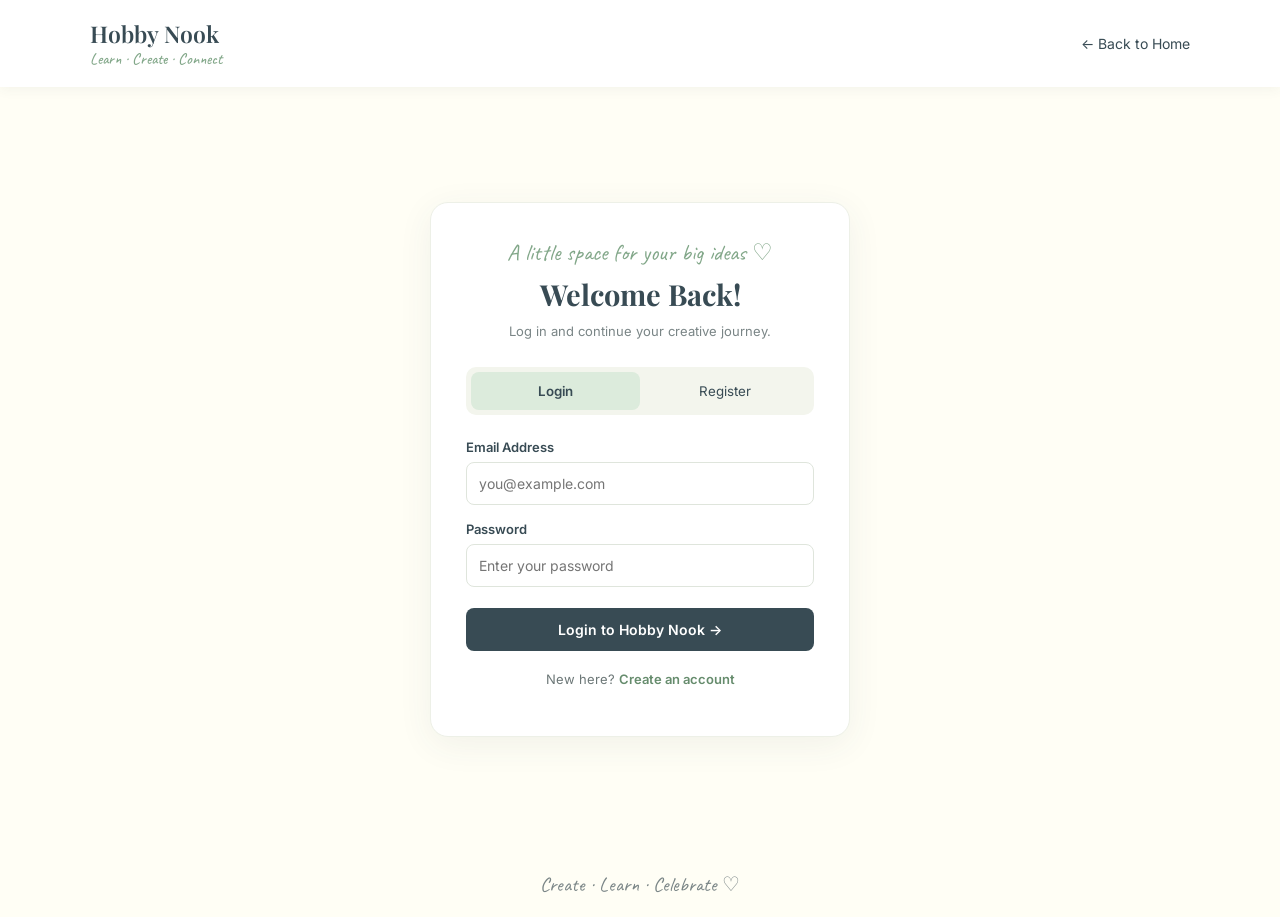
<file: login.html>
<!DOCTYPE html>
<html lang="en">
<head>
    <meta charset="UTF-8">
    <meta name="viewport" content="width=device-width, initial-scale=1">
    <title>Login & Register | Hobby Nook</title>

    <link href="https://fonts.googleapis.com/css2?family=Caveat:wght@500&family=Inter:wght@400;500;600&family=Playfair+Display:wght@500;600&display=swap"
          rel="stylesheet">

    <style>
        * {
            margin: 0;
            padding: 0;
            box-sizing: border-box;
        }

        body {
            font-family: 'Inter', sans-serif;
            background: #fffef5;
            color: #384b54;
            min-height: 100vh;
        }

        header {
            background: white;
            padding: 18px 7%;
            box-shadow: 0 2px 12px #384b5410;
        }

        nav {
            display: flex;
            justify-content: space-between;
            align-items: center;
            gap: 15px;
        }

        .logo {
            font-family: 'Playfair Display', serif;
            font-size: 23px;
            font-weight: 600;
            color: #384b54;
            text-decoration: none;
        }

        .logo small {
            display: block;
            font-family: 'Caveat', cursive;
            font-size: 16px;
            color: #82a789;
            font-weight: 500;
        }

        .home {
            text-decoration: none;
            color: #384b54;
            font-size: 14px;
        }

        .container {
            min-height: 85vh;
            display: flex;
            justify-content: center;
            align-items: center;
            padding: 35px 15px;
        }

        .auth-box {
            background: white;
            width: 100%;
            max-width: 420px;
            padding: 35px;
            border-radius: 18px;
            box-shadow: 0 8px 35px #384b5412;
            border: 1px solid #edf0e7;
        }

        .hand {
            font-family: 'Caveat', cursive;
            color: #82a789;
            font-size: 23px;
            text-align: center;
        }

        h1 {
            font-family: 'Playfair Display', serif;
            font-size: 29px;
            text-align: center;
            margin: 8px 0;
        }

        .subtitle {
            text-align: center;
            font-size: 13px;
            color: #7a8586;
            margin-bottom: 25px;
            line-height: 1.6;
        }

        .tabs {
            display: flex;
            background: #f3f5ed;
            padding: 5px;
            border-radius: 10px;
            margin-bottom: 24px;
        }

        .tabs button {
            width: 50%;
            padding: 11px;
            border: none;
            border-radius: 8px;
            background: transparent;
            color: #384b54;
            font-family: inherit;
            cursor: pointer;
        }

        .tabs button.active {
            background: #dcebdc;
            font-weight: 600;
        }

        .field {
            margin-bottom: 16px;
        }

        label {
            display: block;
            font-size: 13px;
            font-weight: 600;
            margin-bottom: 7px;
        }

        input {
            width: 100%;
            padding: 12px;
            border: 1px solid #dfe5dc;
            border-radius: 8px;
            outline: none;
            font-family: inherit;
            font-size: 14px;
            background: #fff;
        }

        input:focus {
            border-color: #82a789;
            box-shadow: 0 0 0 3px #82a78920;
        }

        .submit-btn {
            width: 100%;
            padding: 13px;
            border: none;
            border-radius: 8px;
            background: #384b54;
            color: white;
            font-family: inherit;
            font-size: 14px;
            font-weight: 600;
            cursor: pointer;
            margin-top: 5px;
        }

        .submit-btn:hover {
            background: #526c63;
        }

        .message {
            font-size: 13px;
            text-align: center;
            margin: 14px 0 0;
            line-height: 1.5;
        }

        .switch-text {
            font-size: 13px;
            text-align: center;
            margin-top: 20px;
            color: #6c7777;
        }

        .switch-text a {
            color: #668c6d;
            font-weight: 600;
            text-decoration: none;
            cursor: pointer;
        }

        .hidden {
            display: none;
        }

        footer {
            text-align: center;
            padding: 20px;
            color: #7a8586;
            font-family: 'Caveat', cursive;
            font-size: 20px;
        }

        @media (max-width: 480px) {
            .auth-box {
                padding: 25px 20px;
            }

            h1 {
                font-size: 25px;
            }
        }
    </style>
</head>

<body>

<header>
    <nav>
        <a href="index.html" class="logo">
            Hobby Nook
            <small>Learn · Create · Connect</small>
        </a>

        <a href="index.html" class="home">← Back to Home</a>
    </nav>
</header>

<main class="container">
    <div class="auth-box">

        <div class="hand">A little space for your big ideas ♡</div>
        <h1 id="heading">Welcome Back!</h1>
        <p class="subtitle" id="subtitle">
            Log in and continue your creative journey.
        </p>

        <div class="tabs">
            <button type="button" id="loginTab"
                    class="active" onclick="showLogin()">
                Login
            </button>

            <button type="button" id="registerTab"
                    onclick="showRegister()">
                Register
            </button>
        </div>

        <!-- LOGIN FORM -->
        <form id="loginForm" novalidate>

            <div class="field">
                <label for="loginEmail">Email Address</label>
                <input type="email" id="loginEmail"
                       placeholder="you@example.com" required>
            </div>

            <div class="field">
                <label for="loginPassword">Password</label>
                <input type="password" id="loginPassword"
                       placeholder="Enter your password" required>
            </div>

            <button type="submit" class="submit-btn">
                Login to Hobby Nook →
            </button>

            <p class="switch-text">
                New here?
                <a onclick="showRegister()">Create an account</a>
            </p>
        </form>

        <!-- REGISTRATION FORM -->
        <form id="registerForm" class="hidden" novalidate>

            <div class="field">
                <label for="name">Full Name</label>
                <input type="text" id="name"
                       placeholder="Enter your name" required>
            </div>

            <div class="field">
                <label for="registerEmail">Email Address</label>
                <input type="email" id="registerEmail"
                       placeholder="you@example.com" required>
            </div>

            <div class="field">
                <label for="registerPassword">Create Password</label>
                <input type="password" id="registerPassword"
                       placeholder="At least 8 characters"
                       minlength="8" required>
            </div>

            <div class="field">
                <label for="confirmPassword">Confirm Password</label>
                <input type="password" id="confirmPassword"
                       placeholder="Enter password again" required>
            </div>

            <button type="submit" class="submit-btn">
                Create My Account →
            </button>

            <p class="switch-text">
                Already a member?
                <a onclick="showLogin()">Login here</a>
            </p>
        </form>

        <p id="message" class="message" role="status"
           aria-live="polite"></p>

    </div>
</main>

<footer>
    Create · Learn · Celebrate ♡
</footer>

<script>
    const loginForm = document.getElementById("loginForm");
    const registerForm = document.getElementById("registerForm");
    const loginTab = document.getElementById("loginTab");
    const registerTab = document.getElementById("registerTab");
    const heading = document.getElementById("heading");
    const subtitle = document.getElementById("subtitle");
    const message = document.getElementById("message");

    function showLogin() {
        loginForm.classList.remove("hidden");
        registerForm.classList.add("hidden");

        loginTab.classList.add("active");
        registerTab.classList.remove("active");

        heading.textContent = "Welcome Back!";
        subtitle.textContent =
            "Log in and continue your creative journey.";

        message.textContent = "";
    }

    function showRegister() {
        registerForm.classList.remove("hidden");
        loginForm.classList.add("hidden");

        registerTab.classList.add("active");
        loginTab.classList.remove("active");

        heading.textContent = "Join Our Community!";
        subtitle.textContent =
            "Create an account and discover your next hobby.";

        message.textContent = "";
    }

    loginForm.addEventListener("submit", function(event) {
        event.preventDefault();

        const email = document.getElementById("loginEmail").value.trim();
        const password = document.getElementById("loginPassword").value;

        if (!email || !password) {
            showMessage("Please fill in all fields.", false);
        } else if (!loginForm.checkValidity()) {
            showMessage("Please enter a valid email address.", false);
        } else {
            showMessage(
                "Form validated! Connect PHP to verify your login.",
                true
            );
        }
    });

    registerForm.addEventListener("submit", function(event) {
        event.preventDefault();

        const name = document.getElementById("name").value.trim();
        const email = document.getElementById("registerEmail").value.trim();
        const password = document.getElementById("registerPassword").value;
        const confirm = document.getElementById("confirmPassword").value;

        if (!name || !email || !password || !confirm) {
            showMessage("Please fill in all fields.", false);
        } else if (!registerForm.checkValidity()) {
            showMessage(
                "Enter a valid email and a password of at least 8 characters.",
                false
            );
        } else if (password !== confirm) {
            showMessage("Passwords do not match!", false);
        } else {
            showMessage(
                "Form validated! Connect PHP to create your account.",
                true
            );
        }
    });

    function showMessage(text, success) {
        message.textContent = text;
        message.style.color = success ? "#527c58" : "#c0392b";
    }
</script>

</body>
</html>
</file>
